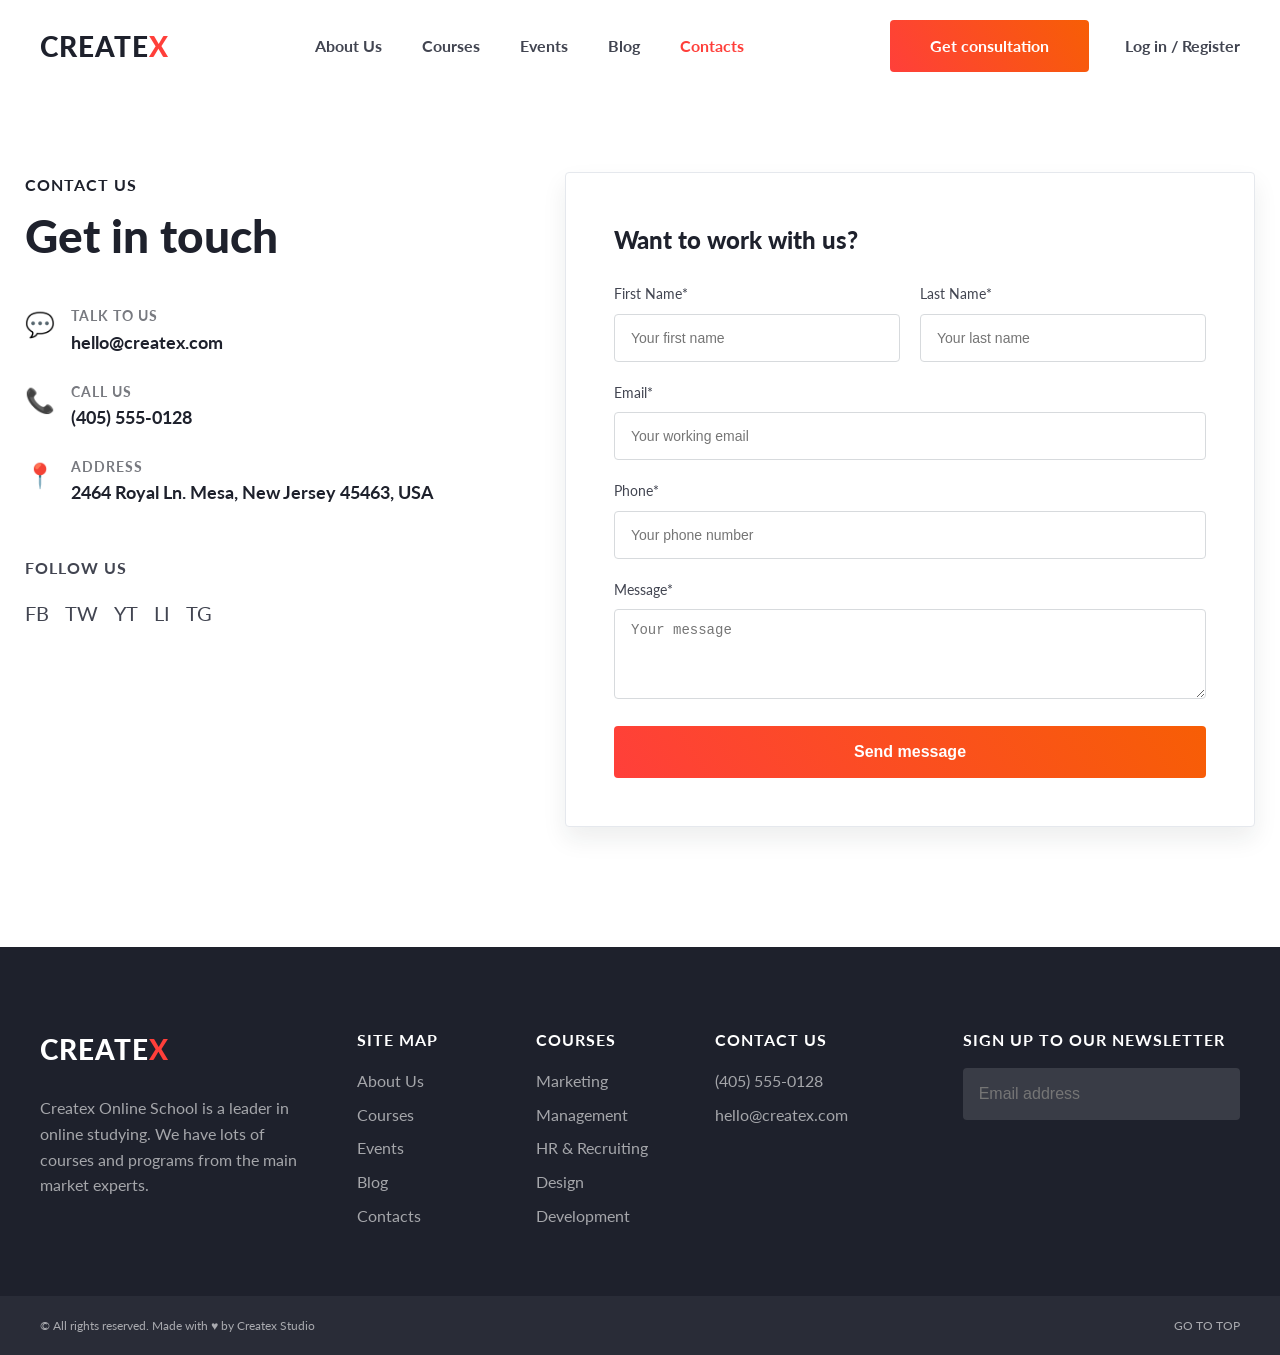
<file: blog.html>
<!DOCTYPE html>
<html lang="en">
<head>
  <meta charset="UTF-8">
  <meta name="viewport" content="width=device-width, initial-scale=1.0">
  <title>Contacts — Createx Online School</title>
  <link rel="stylesheet" href="csc.css">
</head>
<body>

  <header class="header header-white">
    <div class="container header-inner">
      <a href="index.html" class="logo">CREATE<span>X</span></a>
      <nav>
        <ul class="nav-list">
          <li><a href="about.html" class="nav-link">About Us</a></li>
          <li><a href="courses.html" class="nav-link">Courses</a></li>
          <li><a href="events.html" class="nav-link">Events</a></li>
          <li><a href="blog.html" class="nav-link">Blog</a></li>
          <li><a href="contacts.html" class="nav-link active">Contacts</a></li>
        </ul>
      </nav>
      <div class="header-actions">
        <a href="contacts.html" class="btn btn-primary">Get consultation</a>
        <a href="#signin" class="auth-btn">Log in / Register</a>
      </div>
    </div>
  </header>
  <section class="container contacts-grid">
    <div>
      <p class="section-subtitle">Contact us</p>
      <h1 class="section-title">Get in touch</h1>
      
      <div class="contact-info-list">
        <div class="contact-info-item">
          <span class="contact-icon">💬</span>
          <div>
            <h4>Talk to us</h4>
            <p>hello@createx.com</p>
          </div>
        </div>

        <div class="contact-info-item">
          <span class="contact-icon">📞</span>
          <div>
            <h4>Call us</h4>
            <p>(405) 555-0128</p>
          </div>
        </div>

        <div class="contact-info-item">
          <span class="contact-icon">📍</span>
          <div>
            <h4>Address</h4>
            <p>2464 Royal Ln. Mesa, New Jersey 45463, USA</p>
          </div>
        </div>
      </div>

      <div style="margin-top: 48px;">
        <h4 style="font-size: 16px; font-weight: 700; text-transform: uppercase; margin-bottom: 16px; letter-spacing: 1px;">Follow us</h4>
        <div style="display: flex; gap: 16px; font-size: 20px;">
          <a href="#">FB</a>
          <a href="#">TW</a>
          <a href="#">YT</a>
          <a href="#">LI</a>
          <a href="#">TG</a>
        </div>
      </div>
    </div>

    <div class="contact-form-card">
      <h3 style="font-size: 24px; font-weight: 900; color: var(--dark); margin-bottom: 24px;">Want to work with us?</h3>
      <form>
        <div style="display: grid; grid-template-columns: 1fr 1fr; gap: 20px;">
          <div class="form-group">
            <label>First Name*</label>
            <input type="text" class="form-control" placeholder="Your first name" required>
          </div>
          <div class="form-group">
            <label>Last Name*</label>
            <input type="text" class="form-control" placeholder="Your last name" required>
          </div>
        </div>
        <div class="form-group">
          <label>Email*</label>
          <input type="email" class="form-control" placeholder="Your working email" required>
        </div>
        <div class="form-group">
          <label>Phone*</label>
          <input type="tel" class="form-control" placeholder="Your phone number" required>
        </div>
        <div class="form-group">
          <label>Message*</label>
          <textarea class="form-control" rows="4" placeholder="Your message" required style="height: auto; padding: 12px 16px;"></textarea>
        </div>
        <button type="submit" class="btn btn-primary" style="width: 100%;">Send message</button>
      </form>
    </div>
  </section>

  <footer class="footer">
    <div class="container footer-grid">
      <div>
        <a href="index.html" class="logo">CREATE<span>X</span></a>
        <p>Createx Online School is a leader in online studying. We have lots of courses and programs from the main market experts.</p>
      </div>
      <div>
        <h4 class="footer-title">Site Map</h4>
        <ul class="footer-links">
          <li><a href="about.html">About Us</a></li>
          <li><a href="courses.html">Courses</a></li>
          <li><a href="events.html">Events</a></li>
          <li><a href="blog.html">Blog</a></li>
          <li><a href="contacts.html">Contacts</a></li>
        </ul>
      </div>
      <div>
        <h4 class="footer-title">Courses</h4>
        <ul class="footer-links">
          <li><a href="courses.html">Marketing</a></li>
          <li><a href="courses.html">Management</a></li>
          <li><a href="courses.html">HR & Recruiting</a></li>
          <li><a href="courses.html">Design</a></li>
          <li><a href="courses.html">Development</a></li>
        </ul>
      </div>
      <div>
        <h4 class="footer-title">Contact Us</h4>
        <ul class="footer-links">
          <li>(405) 555-0128</li>
          <li>hello@createx.com</li>
        </ul>
      </div>
      <div>
        <h4 class="footer-title">Sign up to our newsletter</h4>
        <input type="email" class="subscribe-input" placeholder="Email address" style="width: 100%; background: rgba(255,255,255,0.12); border: none; color: #fff;">
      </div>
    </div>
    <div class="footer-bottom">
      <div class="container">
        <p>© All rights reserved. Made with ♥ by Createx Studio</p>
        <a href="#">GO TO TOP</a>
      </div>
    </div>
  </footer>

</body>
</html>
</file>
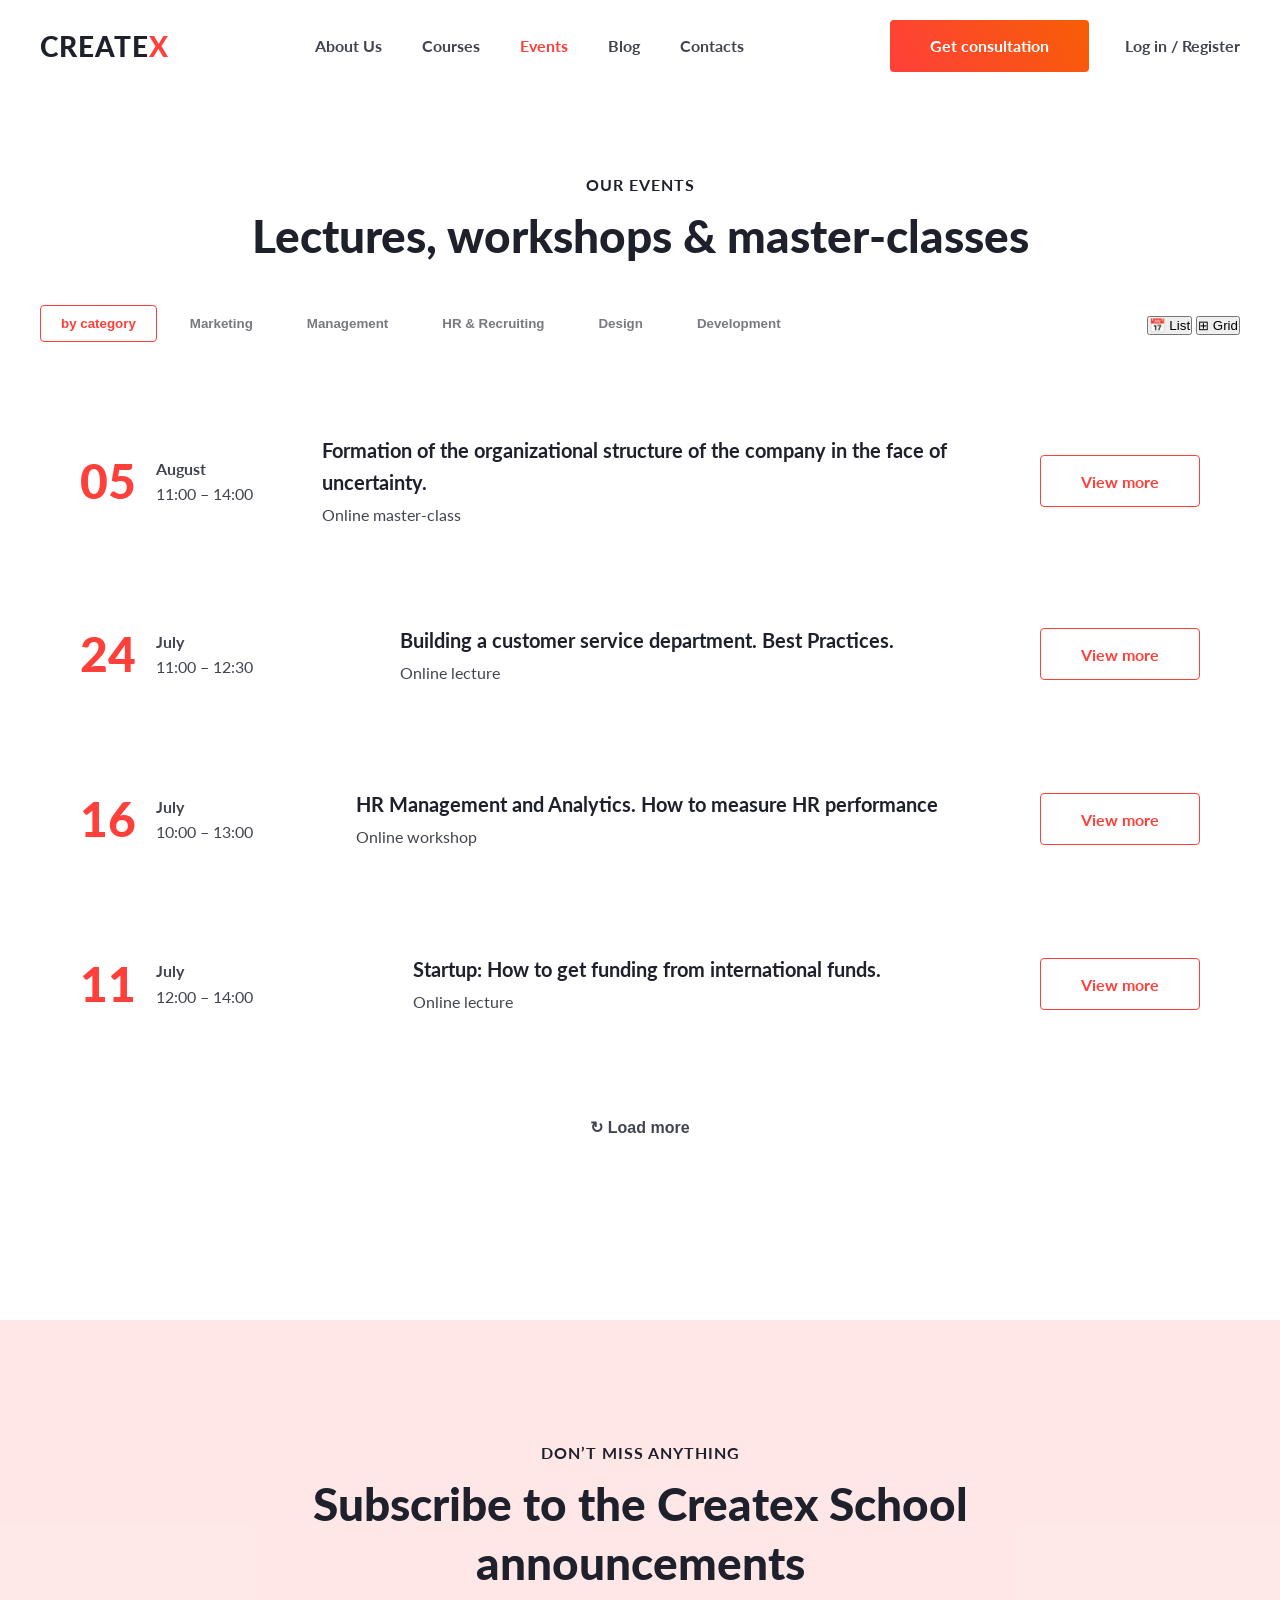
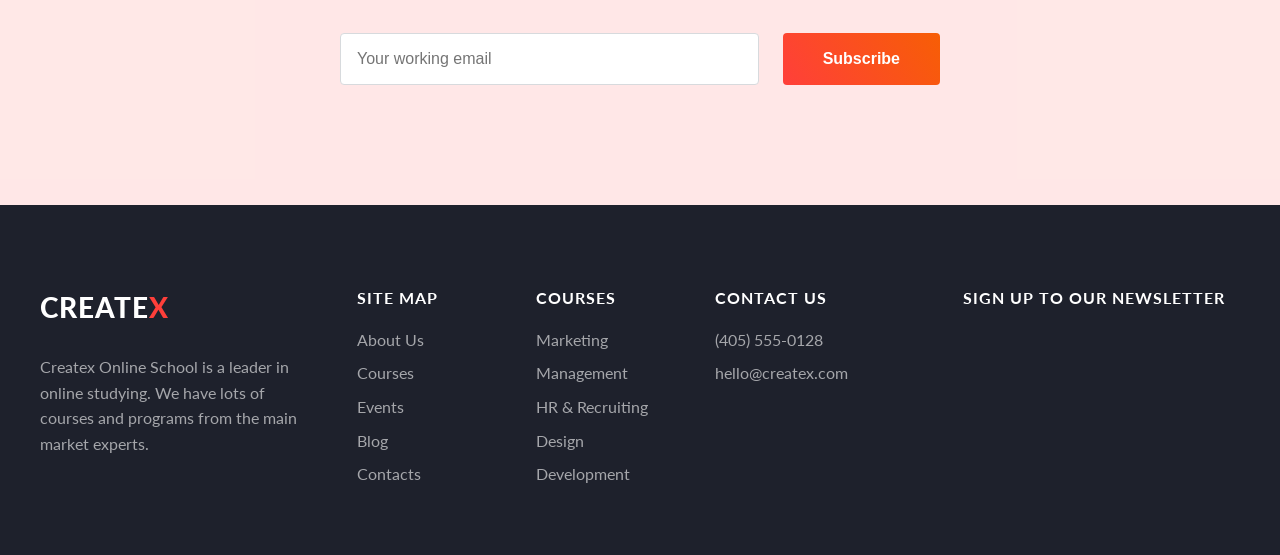
<file: event.html>
<!DOCTYPE html>
<html lang="en">
<head>
  <meta charset="UTF-8">
  <meta name="viewport" content="width=device-width, initial-scale=1.0">
  <title>Events — Createx Online School</title>
  <link rel="stylesheet" href="csc.css">
</head>
<body>
  <header class="header header-white">
    <div class="container header-inner">
      <a href="index.html" class="logo">CREATE<span>X</span></a>
      <nav>
        <ul class="nav-list">
          <li><a href="about.html" class="nav-link">About Us</a></li>
          <li><a href="courses.html" class="nav-link">Courses</a></li>
          <li><a href="events.html" class="nav-link active">Events</a></li>
          <li><a href="blog.html" class="nav-link">Blog</a></li>
          <li><a href="contacts.html" class="nav-link">Contacts</a></li>
        </ul>
      </nav>
      <div class="header-actions">
        <a href="contacts.html" class="btn btn-primary">Get consultation</a>
        <a href="#signin" class="auth-btn">Log in / Register</a>
      </div>
    </div>
  </header>
  <section class="page-header">
    <div class="container">
      <div class="text-center">
        <p class="section-subtitle">Our events</p>
        <h1 class="section-title">Lectures, workshops & master-classes</h1>
      </div>

      <div class="events-toolbar">
        <div class="filter-tabs">
          <button class="filter-tab active">by category</button>
          <button class="filter-tab">Marketing</button>
          <button class="filter-tab">Management</button>
          <button class="filter-tab">HR & Recruiting</button>
          <button class="filter-tab">Design</button>
          <button class="filter-tab">Development</button>
        </div>
        <div class="events-view-switcher">
          <button class="view-btn active">📅 List</button>
          <button class="view-btn">⊞ Grid</button>
        </div>
      </div>
      <div class="event-row">
        <div class="event-date">
          <span class="event-day">05</span>
          <div>
            <strong>August</strong>
            <p>11:00 – 14:00</p>
          </div>
        </div>
        <div class="event-info">
          <h3 class="event-title">Formation of the organizational structure of the company in the face of uncertainty.</h3>
          <p>Online master-class</p>
        </div>
        <a href="event-single.html" class="btn btn-outline">View more</a>
      </div>

      <div class="event-row">
        <div class="event-date">
          <span class="event-day">24</span>
          <div>
            <strong>July</strong>
            <p>11:00 – 12:30</p>
          </div>
        </div>
        <div class="event-info">
          <h3 class="event-title">Building a customer service department. Best Practices.</h3>
          <p>Online lecture</p>
        </div>
        <a href="event-single.html" class="btn btn-outline">View more</a>
      </div>

      <div class="event-row">
        <div class="event-date">
          <span class="event-day">16</span>
          <div>
            <strong>July</strong>
            <p>10:00 – 13:00</p>
          </div>
        </div>
        <div class="event-info">
          <h3 class="event-title">HR Management and Analytics. How to measure HR performance</h3>
          <p>Online workshop</p>
        </div>
        <a href="event-single.html" class="btn btn-outline">View more</a>
      </div>

      <div class="event-row">
        <div class="event-date">
          <span class="event-day">11</span>
          <div>
            <strong>July</strong>
            <p>12:00 – 14:00</p>
          </div>
        </div>
        <div class="event-info">
          <h3 class="event-title">Startup: How to get funding from international funds.</h3>
          <p>Online lecture</p>
        </div>
        <a href="event-single.html" class="btn btn-outline">View more</a>
      </div>

      <div class="load-more-wrap" style="margin-top: 60px;">
        <button class="load-more-btn">↻ Load more</button>
      </div>
    </div>
  </section>
  <section class="subscribe-section">
    <div class="container">
      <p class="section-subtitle">Don’t miss anything</p>
      <h2 class="section-title">Subscribe to the Createx School<br>announcements</h2>
      <form class="subscribe-form">
        <input type="email" class="subscribe-input" placeholder="Your working email" required>
        <button type="submit" class="btn btn-primary">Subscribe</button>
      </form>
    </div>
  </section>

  <footer class="footer">
    <div class="container footer-grid">
      <div>
        <a href="index.html" class="logo">CREATE<span>X</span></a>
        <p>Createx Online School is a leader in online studying. We have lots of courses and programs from the main market experts.</p>
      </div>
      <div>
        <h4 class="footer-title">Site Map</h4>
        <ul class="footer-links">
          <li><a href="about.html">About Us</a></li>
          <li><a href="courses.html">Courses</a></li>
          <li><a href="events.html">Events</a></li>
          <li><a href="blog.html">Blog</a></li>
          <li><a href="contacts.html">Contacts</a></li>
        </ul>
      </div>
      <div>
        <h4 class="footer-title">Courses</h4>
        <ul class="footer-links">
          <li><a href="courses.html">Marketing</a></li>
          <li><a href="courses.html">Management</a></li>
          <li><a href="courses.html">HR & Recruiting</a></li>
          <li><a href="courses.html">Design</a></li>
          <li><a href="courses.html">Development</a></li>
        </ul>
      </div>
      <div>
        <h4 class="footer-title">Contact Us</h4>
        <ul class="footer-links">
          <li>(405) 555-0128</li>
          <li>hello@createx.com</li>
        </ul>
      </div>
      <div>
        <h4 class="footer-title">Sign up to our newsletter</h4>
        <input type="email" class
</file>
<file: csc.css>
@import url('https://fonts.googleapis.com/css2?family=Lato:wght@400;700;900&display=swap');

:root {
  --primary: #FF3F3A;
  --primary-gradient: linear-gradient(55.95deg, #FF3F3A 0%, #F75E05 100%);
  --dark: #1E212C;
  --gray-800: #424551;
  --gray-700: #787A80;
  --gray-400: #D7DADD;
  --gray-200: #F4F5F6;
  --white: #FFFFFF;
  --peach-bg: rgba(255, 63, 58, 0.12);
}

* {
  margin: 0;
  padding: 0;
  box-sizing: border-box;
}

body {
  font-family: 'Lato', sans-serif;
  color: var(--gray-800);
  line-height: 1.6;
  background-color: var(--white);
}

a {
  text-decoration: none;
  color: inherit;
  transition: 0.3s;
}

ul {
  list-style: none;
}

.container {
  max-width: 1230px;
  margin: 0 auto;
  padding: 0 15px;
}

.btn {
  display: inline-block;
  padding: 0 40px;
  height: 52px;
  line-height: 52px;
  font-weight: 700;
  font-size: 16px;
  border-radius: 4px;
  cursor: pointer;
  border: none;
  transition: 0.3s;
  text-align: center;
}

.btn-primary {
  background: var(--primary-gradient);
  color: var(--white);
}

.btn-primary:hover {
  opacity: 0.9;
  transform: translateY(-2px);
}

.btn-outline {
  border: 1px solid var(--primary);
  color: var(--primary);
  background: transparent;
}

.btn-outline:hover {
  background: var(--primary);
  color: var(--white);
}

.section-subtitle {
  font-weight: 700;
  font-size: 16px;
  letter-spacing: 1px;
  text-transform: uppercase;
  color: var(--dark);
  margin-bottom: 8px;
}

.section-title {
  font-weight: 900;
  font-size: 46px;
  line-height: 1.3;
  color: var(--dark);
  margin-bottom: 40px;
}

.header {
  padding: 20px 0;
  background: var(--peach-bg);
}

.header-inner {
  display: flex;
  align-items: center;
  justify-content: space-between;
}

.logo {
  font-size: 28px;
  font-weight: 900;
  color: var(--dark);
  letter-spacing: 1px;
}

.logo span {
  color: var(--primary);
}

.nav-list {
  display: flex;
  gap: 40px;
}

.nav-link {
  font-weight: 700;
  color: var(--gray-800);
}

.nav-link:hover, .nav-link.active {
  color: var(--primary);
}

.header-actions {
  display: flex;
  align-items: center;
  gap: 36px;
}

.auth-btn {
  font-weight: 700;
  color: var(--gray-800);
}

.auth-btn:hover {
  color: var(--primary);
}
.hero {
  background: var(--peach-bg);
  padding: 60px 0 80px;
}

.hero-grid {
  display: grid;
  grid-template-columns: 1fr 1fr;
  align-items: center;
  gap: 40px;
}

.hero-play {
  display: flex;
  align-items: center;
  gap: 16px;
  font-weight: 700;
  color: var(--dark);
  margin-bottom: 24px;
}

.play-circle {
  width: 52px;
  height: 52px;
  border-radius: 50%;
  background: var(--primary);
  color: var(--white);
  display: flex;
  align-items: center;
  justify-content: center;
  box-shadow: 0 0 0 16px rgba(255, 63, 58, 0.12);
}

.hero-title {
  font-weight: 900;
  font-size: 64px;
  line-height: 1.3;
  color: var(--dark);
  margin-bottom: 60px;
}

.hero-btns {
  display: flex;
  gap: 24px;
}

.hero-img img {
  width: 100%;
  border-radius: 8px;
}

.hero-stats {
  display: flex;
  justify-content: space-between;
  align-items: center;
  margin-top: 100px;
  padding-top: 40px;
}

.stat-item {
  display: flex;
  align-items: center;
  gap: 12px;
}

.stat-num {
  font-weight: 900;
  font-size: 46px;
  color: var(--dark);
}

.stat-dot {
  width: 8px;
  height: 8px;
  border-radius: 50%;
  background: var(--primary);
}
.about-section {
  padding: 120px 0;
}

.about-grid {
  display: grid;
  grid-template-columns: 1.2fr 1fr;
  gap: 80px;
  align-items: center;
}

.about-img img {
  width: 100%;
  border-radius: 4px;
}

.check-list {
  margin-bottom: 40px;
}

.check-list li {
  position: relative;
  padding-left: 32px;
  margin-bottom: 12px;
}

.check-list li::before {
  content: "✓";
  position: absolute;
  left: 0;
  color: var(--primary);
  font-weight: 900;
}

.courses-section {
  padding-bottom: 120px;
}

.section-header-flex {
  display: flex;
  justify-content: space-between;
  align-items: flex-end;
  margin-bottom: 60px;
}

.section-header-flex .section-title {
  margin-bottom: 0;
}

.courses-grid {
  display: grid;
  grid-template-columns: repeat(2, 1fr);
  gap: 30px;
}

.course-card {
  display: flex;
  border: 1px solid #E5E8ED;
  border-radius: 4px;
  box-shadow: 0 4px 12px rgba(30, 33, 44, 0.04);
  overflow: hidden;
  transition: 0.3s;
}

.course-card:hover {
  box-shadow: 0 12px 24px rgba(30, 33, 44, 0.1);
}

.course-card-img {
  width: 214px;
  background: #FFCF2D;
  flex-shrink: 0;
}

.course-card-img img {
  width: 100%;
  height: 100%;
  object-fit: cover;
}

.course-card-body {
  padding: 32px;
}

.badge {
  display: inline-block;
  padding: 2px 8px;
  border-radius: 4px;
  font-size: 14px;
  color: var(--white);
  margin-bottom: 20px;
}

.badge-green { background: #03CEA4; }
.badge-blue { background: #5A87FC; }
.badge-orange { background: #F89828; }
.badge-pink { background: #F52F6E; }

.course-card-title {
  font-size: 20px;
  font-weight: 700;
  color: var(--dark);
  margin-bottom: 20px;
}

.course-meta {
  font-size: 18px;
  color: var(--gray-700);
}

.course-price {
  color: var(--primary);
  font-weight: 700;
}

/* EVENTS SECTION */
.events-section {
  background: var(--peach-bg);
  padding: 80px 0;
}

.text-center {
  text-align: center;
}

.event-row {
  background: var(--white);
  padding: 32px 40px;
  border-radius: 4px;
  display: flex;
  align-items: center;
  justify-content: space-between;
  margin-bottom: 24px;
  transition: 0.3s;
}

.event-row:hover {
  box-shadow: 0 12px 24px rgba(30, 33, 44, 0.08);
}

.event-date {
  display: flex;
  align-items: center;
  gap: 20px;
}

.event-day {
  font-size: 48px;
  font-weight: 900;
  color: var(--primary);
}

.event-info {
  max-width: 650px;
}

.event-title {
  font-size: 20px;
  font-weight: 700;
  color: var(--dark);
  margin-bottom: 4px;
}

.events-footer {
  display: flex;
  justify-content: center;
  align-items: center;
  gap: 40px;
  margin-top: 60px;
}

.events-footer h3 {
  font-size: 28px;
  color: var(--dark);
}
.blog-section {
  padding: 120px 0;
}

.blog-grid {
  display: grid;
  grid-template-columns: repeat(3, 1fr);
  gap: 30px;
}

.blog-card-img {
  height: 300px;
  background: var(--gray-200);
  border-radius: 4px;
  margin-bottom: 16px;
  overflow: hidden;
}

.blog-card-img img {
  width: 100%;
  height: 100%;
  object-fit: cover;
}

.blog-meta {
  font-size: 14px;
  color: var(--gray-700);
  margin-bottom: 8px;
}

.blog-title {
  font-size: 20px;
  font-weight: 700;
  color: var(--dark);
  margin-bottom: 8px;
}

.blog-link {
  display: inline-block;
  margin-top: 16px;
  font-weight: 700;
  color: var(--dark);
}

.blog-link span {
  color: var(--primary);
}

.subscribe-section {
  background: var(--peach-bg);
  padding: 120px 0;
  text-align: center;
}

.subscribe-form {
  display: flex;
  justify-content: center;
  gap: 24px;
  max-width: 600px;
  margin: 0 auto;
}

.subscribe-input {
  flex: 1;
  height: 52px;
  padding: 0 16px;
  border: 1px solid var(--gray-400);
  border-radius: 4px;
  font-size: 16px;
}

.footer {
  background: var(--dark);
  color: rgba(255, 255, 255, 0.6);
  padding-top: 80px;
}

.footer-grid {
  display: grid;
  grid-template-columns: 2fr 1fr 1fr 1.5fr 2fr;
  gap: 40px;
  padding-bottom: 60px;
}

.footer .logo {
  color: var(--white);
  display: inline-block;
  margin-bottom: 24px;
}

.footer-title {
  color: var(--white);
  font-weight: 700;
  text-transform: uppercase;
  margin-bottom: 16px;
  letter-spacing: 1px;
}

.footer-links li {
  margin-bottom: 8px;
}

.footer-links a:hover {
  color: var(--white);
}

.footer-bottom {
  background: rgba(255, 255, 255, 0.05);
  padding: 20px 0;
  font-size: 12px;
}

.footer-bottom .container {
  display: flex;
  justify-content: space-between;
}
.header-white {
  background: var(--white);
}

.page-header {
  padding: 80px 0 60px;
}

.courses-toolbar {
  display: flex;
  justify-content: space-between;
  align-items: center;
  flex-wrap: wrap;
  gap: 20px;
  margin-bottom: 60px;
}

.filter-tabs {
  display: flex;
  flex-wrap: wrap;
  gap: 12px;
}

.filter-tab {
  padding: 10px 20px;
  border: 1px solid transparent;
  border-radius: 4px;
  font-weight: 700;
  color: var(--gray-700);
  background: transparent;
  cursor: pointer;
  transition: 0.3s;
}

.filter-tab sup {
  font-size: 10px;
  margin-left: 4px;
}

.filter-tab:hover, .filter-tab.active {
  border-color: var(--primary);
  color: var(--primary);
}

.search-box {
  position: relative;
  width: 315px;
}

.search-box input {
  width: 100%;
  height: 44px;
  padding: 0 40px 0 16px;
  border: 1px solid var(--gray-400);
  border-radius: 4px;
  font-size: 14px;
}

.courses-grid-3 {
  display: grid;
  grid-template-columns: repeat(3, 1fr);
  gap: 30px;
  margin-bottom: 80px;
}

.course-card-vertical {
  display: flex;
  flex-direction: column;
  border: 1px solid #E5E8ED;
  border-radius: 4px;
  overflow: hidden;
  transition: 0.3s;
}

.course-card-vertical:hover {
  box-shadow: 0 12px 24px rgba(30, 33, 44, 0.1);
}

.course-card-vertical .course-card-img {
  width: 100%;
  height: 240px;
}

.load-more-wrap {
  text-align: center;
  margin-bottom: 120px;
}

.load-more-btn {
  display: inline-flex;
  align-items: center;
  gap: 12px;
  font-weight: 700;
  color: var(--gray-800);
  background: none;
  border: none;
  cursor: pointer;
  font-size: 16px;
}

.load-more-btn:hover {
  color: var(--primary);
}

.course-hero {
  background: var(--peach-bg);
  padding: 80px 0 100px;
  text-align: center;
}

.course-hero .section-subtitle {
  color: var(--primary);
}

.course-hero .section-title {
  max-width: 900px;
  margin: 0 auto;
}

.course-overview-grid {
  display: grid;
  grid-template-columns: 1.4fr 1fr;
  gap: 80px;
  padding: 120px 0;
  align-items: start;
}

.course-sidebar-card {
  background: var(--white);
  border: 1px solid #E5E8ED;
  border-radius: 4px;
  padding: 40px 32px;
  box-shadow: 0 12px 24px rgba(30, 33, 44, 0.06);
}

.sidebar-meta-item {
  margin-bottom: 32px;
}

.sidebar-meta-label {
  font-size: 14px;
  font-weight: 700;
  text-transform: uppercase;
  color: var(--dark);
  letter-spacing: 1px;
  margin-bottom: 4px;
}

.sidebar-meta-value {
  font-size: 24px;
  font-weight: 700;
  color: var(--primary);
  margin-bottom: 8px;
}

.sidebar-meta-desc {
  font-size: 14px;
  color: var(--gray-700);
}

.curator-grid {
  display: grid;
  grid-template-columns: 1fr 1.2fr;
  gap: 80px;
  align-items: center;
  padding-bottom: 120px;
}

.curator-img {
  background: #FFCF2D;
  border-radius: 4px;
  overflow: hidden;
}

.curator-img img {
  width: 100%;
  display: block;
}

.curator-role {
  font-size: 20px;
  color: var(--gray-700);
  margin-bottom: 24px;
}

.curator-stats {
  margin-bottom: 24px;
  font-weight: 700;
  color: var(--gray-800);
}

.curator-stats li {
  margin-bottom: 8px;
}

.program-grid {
  display: grid;
  grid-template-columns: 1.3fr 1fr;
  gap: 60px;
  padding: 100px 0;
  align-items: center;
}

.lesson-item {
  border-bottom: 1px solid #E5E8ED;
  padding: 20px 0;
}

.lesson-header {
  font-size: 20px;
  font-weight: 700;
  color: var(--dark);
  margin-bottom: 10px;
}

.lesson-header span {
  color: var(--primary);
  font-weight: 400;
  margin-right: 8px;
}
.register-course-section {
  background: var(--gray-200);
  padding: 100px 0;
}

.register-grid {
  display: grid;
  grid-template-columns: 1fr 1fr;
  gap: 80px;
  align-items: center;
}

.form-group {
  margin-bottom: 20px;
}

.form-group label {
  display: block;
  margin-bottom: 8px;
  font-size: 14px;
  color: var(--gray-800);
}

.form-control {
  width: 100%;
  height: 48px;
  padding: 0 16px;
  border: 1px solid var(--gray-400);
  border-radius: 4px;
  background: var(--white);
  font-size: 14px;
}

.events-toolbar {
  display: flex;
  justify-content: space-between;
  align-items: center;
  flex-wrap: wrap;
  gap: 20px;
  margin-bottom: 60px;
}

.events-list-container {
  margin-bottom: 80px;
}

.event-hero {
  background: var(--peach-bg);
  padding: 80px 0;
}

.event-hero-grid {
  display: grid;
  grid-template-columns: 2fr 1fr;
  gap: 60px;
  align-items: center;
}

.event-hero-meta {
  display: flex;
  gap: 30px;
  margin-bottom: 24px;
  font-weight: 700;
  color: var(--primary);
}

.event-details-grid {
  display: grid;
  grid-template-columns: 1.4fr 1fr;
  gap: 80px;
  padding: 120px 0;
  align-items: start;
}

.speaker-card {
  background: var(--white);
  border: 1px solid #E5E8ED;
  border-radius: 4px;
  padding: 32px;
  text-align: center;
  box-shadow: 0 12px 24px rgba(30, 33, 44, 0.06);
}

.speaker-img {
  width: 120px;
  height: 120px;
  border-radius: 50%;
  background: #FFCF2D;
  margin: 0 auto 20px;
  overflow: hidden;
}

.speaker-img img {
  width: 100%;
  height: 100%;
  object-fit: cover;
}

/* ABOUT US */
.about-hero-grid {
  display: grid;
  grid-template-columns: 1fr 1fr;
  gap: 80px;
  align-items: center;
  padding: 80px 0 120px;
}

.about-lead {
  font-size: 20px;
  font-weight: 700;
  color: var(--dark);
  margin-bottom: 24px;
}

.values-grid {
  display: grid;
  grid-template-columns: repeat(4, 1fr);
  gap: 40px;
  text-align: center;
  padding: 80px 0;
}

.value-icon {
  font-size: 40px;
  color: var(--primary);
  margin-bottom: 20px;
}

.value-title {
  font-size: 20px;
  font-weight: 700;
  color: var(--dark);
  margin-bottom: 8px;
}

.directions-grid {
  display: grid;
  grid-template-columns: repeat(3, 1fr);
  gap: 30px;
  padding-bottom: 120px;
}

.direction-card {
  border: 1px solid #E5E8ED;
  border-radius: 4px;
  overflow: hidden;
  transition: 0.3s;
}

.direction-card:hover {
  box-shadow: 0 12px 24px rgba(30, 33, 44, 0.08);
}

.direction-card img {
  width: 100%;
  height: 200px;
  object-fit: cover;
}

.direction-body {
  padding: 24px;
}

.team-grid {
  display: grid;
  grid-template-columns: repeat(4, 1fr);
  gap: 30px;
  padding-bottom: 120px;
}

.team-card {
  text-align: center;
}

.team-img {
  background: #FFCF2D;
  border-radius: 4px;
  margin-bottom: 16px;
  overflow: hidden;
}

.team-img img {
  width: 100%;
  display: block;
}

.team-name {
  font-size: 20px;
  font-weight: 700;
  color: var(--dark);
}

.team-role {
  color: var(--gray-700);
  font-size: 16px;
}

.blog-page-grid {
  display: grid;
  grid-template-columns: repeat(3, 1fr);
  gap: 30px;
  margin-bottom: 80px;
}

.single-post-layout {
  display: grid;
  grid-template-columns: 2.2fr 1fr;
  gap: 80px;
  padding: 80px 0 120px;
}

.post-title {
  font-size: 46px;
  font-weight: 900;
  color: var(--dark);
  line-height: 1.3;
  margin: 16px 0 24px;
}

.post-cover {
  width: 100%;
  border-radius: 4px;
  margin: 32px 0;
}

.post-quote {
  padding-left: 32px;
  border-left: 3px solid var(--primary);
  font-size: 20px;
  font-weight: 700;
  color: var(--dark);
  margin: 32px 0;
}

.sidebar-widget {
  margin-bottom: 48px;
}

.sidebar-widget-title {
  font-size: 16px;
  font-weight: 700;
  text-transform: uppercase;
  color: var(--dark);
  letter-spacing: 1px;
  margin-bottom: 24px;
}

.trending-item {
  display: flex;
  gap: 16px;
  margin-bottom: 20px;
}

.trending-item img {
  width: 80px;
  height: 80px;
  border-radius: 4px;
  object-fit: cover;
}
.contacts-grid {
  display: grid;
  grid-template-columns: 1fr 1.5fr;
  gap: 80px;
  padding: 80px 0 120px;
  align-items: start;
}

.contact-info-list {
  margin-top: 32px;
}

.contact-info-item {
  display: flex;
  gap: 16px;
  margin-bottom: 24px;
}

.contact-icon {
  font-size: 24px;
  color: var(--primary);
  flex-shrink: 0;
}

.contact-info-item h4 {
  font-size: 14px;
  color: var(--gray-700);
  text-transform: uppercase;
  letter-spacing: 1px;
}

.contact-info-item p, .contact-info-item a {
  font-size: 18px;
  font-weight: 700;
  color: var(--dark);
}

.contact-form-card {
  background: var(--white);
  border: 1px solid #E5E8ED;
  border-radius: 4px;
  padding: 48px;
  box-shadow: 0 12px 24px rgba(30, 33, 44, 0.08);
}


.modal-backdrop {
  display: none; 
  position: fixed;
  top: 0;
  left: 0;
  width: 100%;
  height: 100%;
  background: rgba(30, 33, 44, 0.6);
  z-index: 1000;
  justify-content: center;
  align-items: center;
}

.modal-box {
  background: var(--white);
  width: 480px;
  padding: 48px;
  border-radius: 4px;
  position: relative;
  box-shadow: 0 20px 40px rgba(30, 33, 44, 0.2);
}

.modal-close {
  position: absolute;
  top: 24px;
  right: 24px;
  background: none;
  border: none;
  font-size: 24px;
  cursor: pointer;
  color: var(--gray-700);
}

.modal-title {
  font-size: 28px;
  font-weight: 900;
  color: var(--dark);
  text-align: center;
  margin-bottom: 32px;
}
</file>
